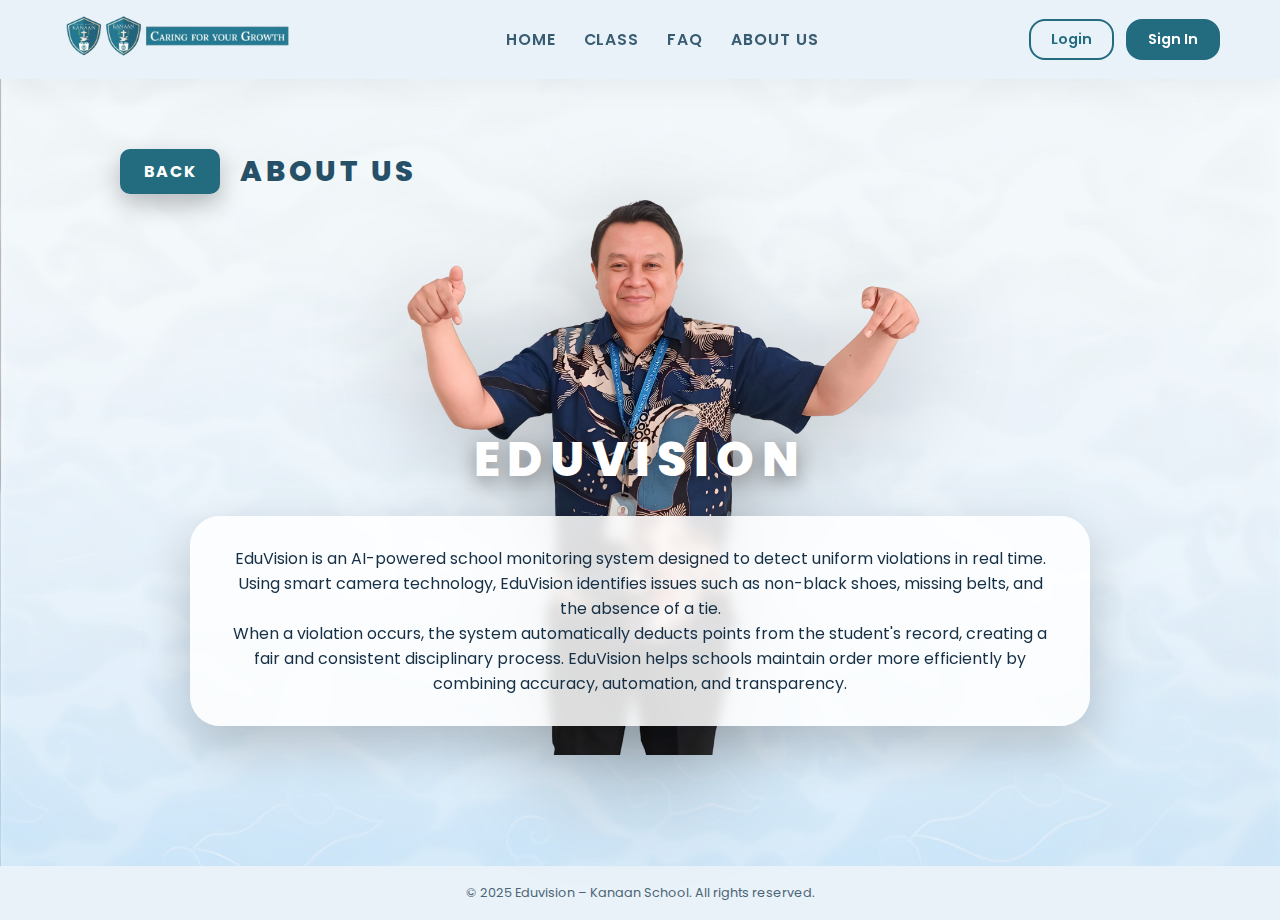
<file: ProjectFile/about.html>
<!DOCTYPE html>
<html lang="en">
<head>
  <meta charset="UTF-8" />
  <title>About Us – Eduvision</title>
  <meta name="viewport" content="width=device-width, initial-scale=1" />
  <link rel="stylesheet" href="style.css" />
  <link rel="preconnect" href="https://fonts.googleapis.com">
  <link rel="preconnect" href="https://fonts.gstatic.com" crossorigin>
  <link href="https://fonts.googleapis.com/css2?family=Poppins:wght@300;400;500;600;700;800&display=swap" rel="stylesheet">
  <script src="auth.js" defer></script>
</head>

<body class="inner-page about-hero-page">

  <!-- NAVBAR -->
  <header class="navbar">
    <div class="navbar-left">
      <a href="index.html#home" class="logo-link">
        <img src="images/logo-bar.png" alt="Kanaan Logo" class="logo-bar" />
      </a>
    </div>

    <nav class="navbar-center">
      <a href="index.html#home" class="nav-link">HOME</a>
      <a href="index.html#about" class="nav-link">CLASS</a>
      <a href="faq.html" class="nav-link">FAQ</a>
      <a href="about.html" class="nav-link active">ABOUT US</a>
    </nav>

    <div class="navbar-right">
      <div class="nav-auth-buttons">
        <a href="login.html" class="nav-btn nav-btn-outline">Login</a>
        <a href="signin.html" class="nav-btn nav-btn-solid">Sign In</a>
      </div>
      <div class="nav-user-info">
        <span class="nav-user-name"></span>
        <span class="nav-user-email"></span>
        <button type="button" class="nav-logout" onclick="handleLogout()">Logout</button>
      </div>
    </div>
  </header>

  <!-- MAIN CONTENT -->
  <main class="about-page">

    <!-- BACKGROUND -->
    <div class="hero-bg-pattern"></div>

    <!-- FOTO KEPSEK BARU -->
    <div class="hero-figure">
      <img src="images/kepsek.png" alt="Principal" class="person-photo">
    </div>

    <!-- JUDUL -->
    <section class="about-header">
      <a href="index.html#home" class="back-btn">BACK</a>
      <h1 class="about-title">ABOUT US</h1>
    </section>

    <!-- CARD -->
    <section class="hero-card-wrapper">

      <h2 class="hero-card-title">EDUVISION</h2>

      <div class="hero-card">
        <p>
          EduVision is an AI-powered school monitoring system designed to detect
          uniform violations in real time. Using smart camera technology,
          EduVision identifies issues such as non-black shoes, missing belts,
          and the absence of a tie.
        </p>

        <p>
          When a violation occurs, the system automatically deducts points from
          the student's record, creating a fair and consistent disciplinary
          process. EduVision helps schools maintain order more efficiently by
          combining accuracy, automation, and transparency.
        </p>
      </div>

    </section>

  </main>

  <footer class="footer">
    © 2025 Eduvision – Kanaan School. All rights reserved.
  </footer>

</body>
</html>
</file>
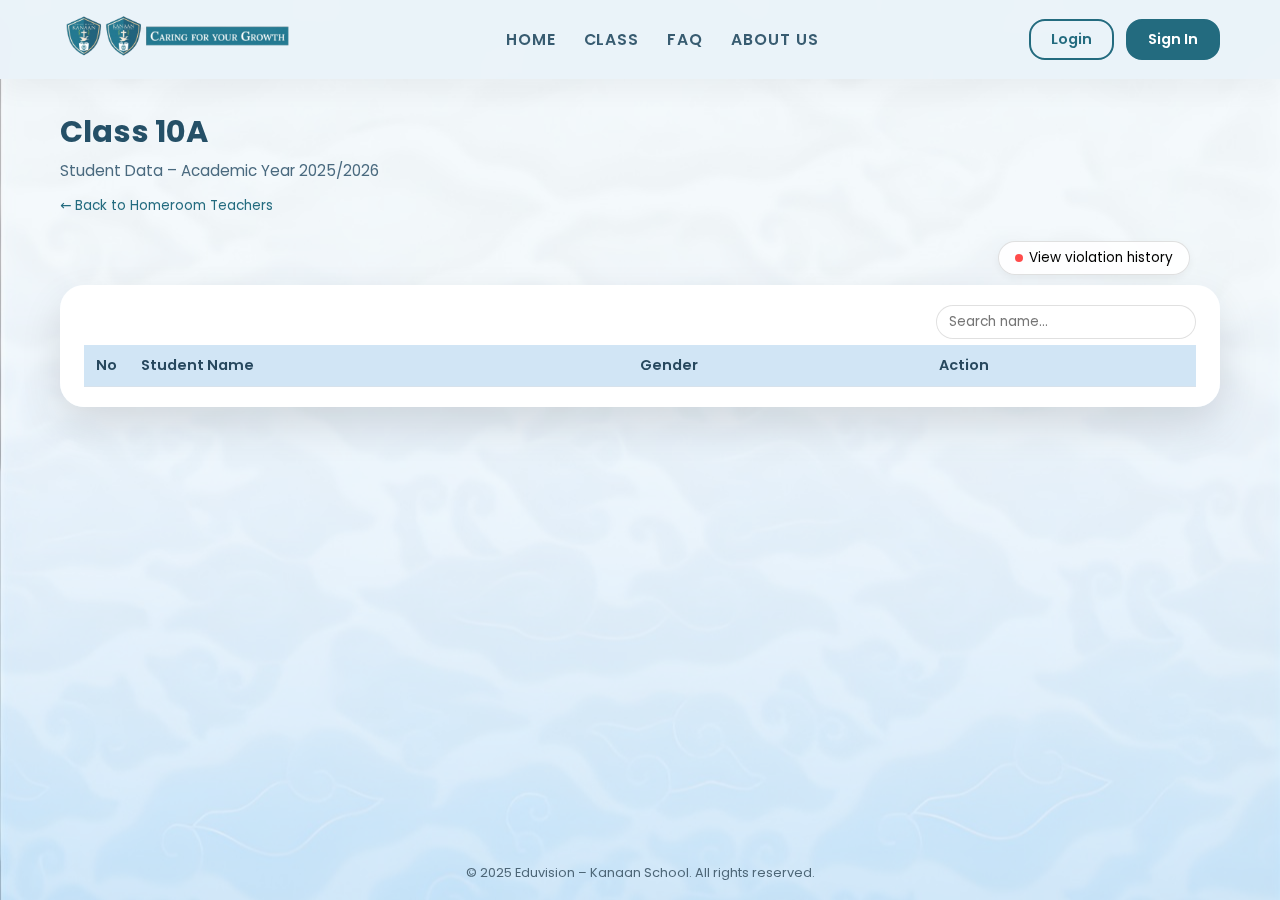
<file: ProjectFile/class-10A.html>
<!DOCTYPE html>
<html lang="en">
<head>
  <meta charset="UTF-8" />
  <title>Class 10A – Eduvision</title>
  <link rel="stylesheet" href="style.css" />
  <link rel="preconnect" href="https://fonts.googleapis.com">
  <link rel="preconnect" href="https://fonts.gstatic.com" crossorigin>
  <link
    href="https://fonts.googleapis.com/css2?family=Poppins:wght@300;400;500;600;700&display=swap"
    rel="stylesheet"
  >
  <script src="auth.js" defer></script>

  <style>
    .violations-table td.date-cell {
      white-space: nowrap;
    }
    .class-table-wrapper { margin-top: 8px; }
    .class-table-top {
      display: flex;
      justify-content: flex-end;
      margin-bottom: 6px;
    }
    .class-search-input {
      max-width: 260px;
      width: 100%;
      padding: 6px 12px;
      border-radius: 999px;
      border: 1px solid rgba(0,0,0,0.12);
      font-family: inherit;
      font-size: 0.85rem;
      outline: none;
    }
    .class-search-input:focus {
      border-color: #236b7f;
      box-shadow: 0 0 0 2px rgba(35,107,127,0.1);
    }

    /* ========== WARNING ICON DI NAMA ========== */
    .student-name-cell {
      display: inline-flex;
      align-items: center;
      gap: 6px;
    }
    .violation-flag {
      display: inline-flex;
      align-items: center;
      justify-content: center;
      width: 18px;
      height: 18px;
      border-radius: 50%;
      background: #ff4b4b;
      color: #ffffff;
      font-size: 0.7rem;
      font-weight: 700;
      line-height: 1;
    }

    /* ========== GLOBAL VIOLATION HISTORY PANEL ========== */
    .viol-history-wrapper {
      max-width: 1100px;
      margin: 0 auto 10px;
      display: flex;
      justify-content: flex-end;
      position: relative;
      z-index: 2;
    }

    .viol-history-toggle {
      border-radius: 999px;
      border: 1px solid rgba(0,0,0,0.12);
      padding: 6px 16px;
      font-size: 0.85rem;
      background: rgba(255,255,255,0.9);
      cursor: pointer;
      font-family: inherit;
      display: inline-flex;
      align-items: center;
      gap: 6px;
      box-shadow: 0 4px 10px rgba(0,0,0,0.05);
    }
    .viol-history-toggle:hover {
      border-color: #236b7f;
      box-shadow: 0 6px 14px rgba(0,0,0,0.08);
    }
    .viol-history-toggle .dot {
      width: 8px;
      height: 8px;
      border-radius: 50%;
      background: #ff4b4b;
    }

    .viol-history-panel {
      position: absolute;
      top: 40px;
      right: 0;
      width: 430px;
      max-height: 360px;
      background: #ffffff;
      border-radius: 24px;
      box-shadow: 0 16px 40px rgba(0,0,0,0.12);
      border: 1px solid rgba(0,0,0,0.06);
      padding: 14px 16px 10px;
      display: none;
      overflow: hidden;
    }
    .viol-history-panel.open {
      display: block;
    }
    .viol-history-header {
      display: flex;
      align-items: center;
      justify-content: space-between;
      margin-bottom: 8px;
    }
    .viol-history-header h3 {
      font-size: 0.95rem;
      margin: 0;
    }
    .viol-history-subtitle {
      font-size: 0.75rem;
      color: #6b7280;
      margin-bottom: 8px;
    }
    .viol-history-close {
      border: none;
      background: transparent;
      font-size: 1.1rem;
      line-height: 1;
      cursor: pointer;
      padding: 2px 6px;
    }
    .viol-history-body {
      max-height: 280px;
      overflow: auto;
      border-radius: 14px;
      background: #f9fafb;
      padding: 6px;
    }
    .viol-history-table {
      width: 100%;
      border-collapse: collapse;
      font-size: 0.75rem;
    }
    .viol-history-table th,
    .viol-history-table td {
      padding: 4px 6px;
      text-align: left;
      white-space: nowrap;
    }
    .viol-history-table th {
      font-weight: 600;
      color: #374151;
      border-bottom: 1px solid rgba(0,0,0,0.05);
      position: sticky;
      top: 0;
      background: #f3f4f6;
      z-index: 1;
    }
    .viol-history-table td {
      border-bottom: 1px solid rgba(0,0,0,0.03);
    }
    .viol-history-table tr:last-child td {
      border-bottom: none;
    }
    .viol-history-name {
      max-width: 130px;
      text-overflow: ellipsis;
      overflow: hidden;
    }
    .viol-history-empty {
      font-size: 0.8rem;
      color: #6b7280;
      padding: 4px 0;
    }
  </style>
</head>
<body class="inner-page">
  <header class="navbar">
    <div class="navbar-left">
      <a href="index.html#home" class="logo-link">
        <img src="images/logo-bar.png" alt="Kanaan Logo" class="logo-bar" />
      </a>
    </div>
    <nav class="navbar-center">
      <a href="index.html#home" class="nav-link">HOME</a>
      <a href="index.html#about" class="nav-link">CLASS</a>
      <a href="index.html#faq" class="nav-link">FAQ</a>
      <a href="about.html" class="nav-link">ABOUT US</a>
    </nav>
    <div class="navbar-right">
      <div class="nav-auth-buttons">
        <a href="login.html" class="nav-btn nav-btn-outline">Login</a>
        <a href="signin.html" class="nav-btn nav-btn-solid">Sign In</a>
      </div>
      <div class="nav-user-info">
        <span class="nav-user-name"></span>
        <span class="nav-user-email"></span>
        <button type="button" class="nav-logout" onclick="handleLogout()">Logout</button>
      </div>
    </div>
  </header>

  <main class="class-page">
    <div class="hero-bg-pattern"></div>

    <section class="class-header">
      <h1>Class 10A</h1>
      <p>Student Data – Academic Year 2025/2026</p>
      <a href="index.html#about" class="back-link">← Back to Homeroom Teachers</a>
    </section>

    <!-- 🔔 GLOBAL VIOLATION HISTORY PANEL (area kuning) -->
    <section class="viol-history-wrapper">
      <button type="button" class="viol-history-toggle">
        <span class="dot"></span>
        View violation history
      </button>

      <div class="viol-history-panel">
        <div class="viol-history-header">
          <h3>Recent Violations</h3>
          <button type="button" class="viol-history-close">&times;</button>
        </div>
        <div class="viol-history-subtitle">
          Showing latest records (all students who ever violated).
        </div>
        <div class="viol-history-body">
          <div class="viol-history-empty">Loading...</div>
          <table class="viol-history-table" style="display:none;">
            <thead>
              <tr>
                <th>No</th>
                <th>Name</th>
                <th>Class</th>
                <th>Date</th>
                <th>Time</th>
                <th>Violation</th>
              </tr>
            </thead>
            <tbody></tbody>
          </table>
        </div>
      </div>
    </section>

    <section class="class-table-wrapper">
      <div class="class-table-top">
        <input
          type="text"
          id="studentSearch"
          class="class-search-input"
          placeholder="Search name..."
          autocomplete="off"
        />
      </div>

      <table class="class-table">
        <thead>
          <tr>
            <th>No</th>
            <th>Student Name</th>
            <th>Gender</th>
            <th>Action</th>
          </tr>
        </thead>
        <tbody></tbody>
      </table>
    </section>
  </main>

  <footer class="footer">
    © 2025 Eduvision – Kanaan School. All rights reserved.
  </footer>

  <script>
    const ROSTER_URL =
      "https://api.sheety.co/3ab53c0248a4ec9ed835849c5f401488/dataSiswa/studentData";
    const VIOLATIONS_URL =
      "https://api.sheety.co/3ab53c0248a4ec9ed835849c5f401488/dataSiswa/violationData";

    function parseDateTime(row) {
      const d = (row.date || "").trim();
      const t = (row.time || "00:00:00").trim();
      if (!d) return new Date(0);
      const [day, month, year] = d.split("-").map(Number);
      const [h = 0, m = 0, s = 0] = t.split(":").map(Number);
      return new Date(year, month - 1, day, h, m, s);
    }

    function renderViolations(detailBody, allRowsForStudent, currentPoints) {
      const violationRows = allRowsForStudent.filter((r) => {
        const hasReason   = r.reason    && r.reason.trim()    !== "";
        const hasViolText = r.violation && r.violation.trim() !== "";
        const hasDate     = r.date      && r.date.trim()      !== "";
        const hasTime     = r.time      && r.time.trim()      !== "";
        return hasReason || hasViolText || hasDate || hasTime;
      });

      detailBody.innerHTML = "";

      if (violationRows.length === 0) {
        const tr = document.createElement("tr");
        tr.innerHTML = `
          <td colspan="5" class="no-viol-message">
            No violations recorded. Current points: <strong>${currentPoints}</strong>
          </td>
        `;
        detailBody.appendChild(tr);
        return;
      }

      violationRows.sort((a, b) => parseDateTime(b) - parseDateTime(a));

      violationRows.forEach((row) => {
        const date = row.date || "-";
        const time = row.time || "-";
        const violText = row.reason || row.violation || "-";
        const points = row.pointsLeft ?? currentPoints;

        const tr = document.createElement("tr");
        tr.innerHTML = `
          <td class="date-cell">${date}</td>
          <td>${time}</td>
          <td>${violText}</td>
          <td>-2 pts</td>
          <td>${points}</td>
        `;
        detailBody.appendChild(tr);
      });
    }

    // ===== GLOBAL VIOLATION HISTORY =====
    function initGlobalViolationHistory(allRows) {
      const toggleBtn = document.querySelector(".viol-history-toggle");
      const panel = document.querySelector(".viol-history-panel");
      const closeBtn = document.querySelector(".viol-history-close");
      const table = document.querySelector(".viol-history-table");
      const tbody = table ? table.querySelector("tbody") : null;
      const emptyText = document.querySelector(".viol-history-empty");

      if (!toggleBtn || !panel || !tbody || !table) return;

      // filter baris pelanggaran yang valid
      const validRows = allRows.filter((r) => {
        const hasReason   = r.reason    && r.reason.trim()    !== "";
        const hasViolText = r.violation && r.violation.trim() !== "";
        const hasDate     = r.date      && r.date.trim()      !== "";
        const hasTime     = r.time      && r.time.trim()      !== "";
        return hasReason || hasViolText || hasDate || hasTime;
      });

      if (validRows.length === 0) {
        if (emptyText) {
          emptyText.textContent = "No violation records yet.";
        }
      } else {
        // sort terbaru dulu
        validRows.sort((a, b) => parseDateTime(b) - parseDateTime(a));

        tbody.innerHTML = "";
        const limit = 50; // batasi tampil 50 terakhir
        validRows.slice(0, limit).forEach((row, idx) => {
          const name  = (row.name || "-").trim();
          const cls   = (row["class"] || "-").toString().trim();
          const date  = row.date || "-";
          const time  = row.time || "-";
          const vText = row.reason || row.violation || "-";

          const tr = document.createElement("tr");
          tr.innerHTML = `
            <td>${idx + 1}</td>
            <td class="viol-history-name" title="${name}">${name}</td>
            <td>${cls}</td>
            <td>${date}</td>
            <td>${time}</td>
            <td>${vText}</td>
          `;
          tbody.appendChild(tr);
        });

        if (emptyText) emptyText.style.display = "none";
        table.style.display = "table";
      }

      // toggle buka/tutup panel
      toggleBtn.addEventListener("click", () => {
        panel.classList.toggle("open");
      });
      if (closeBtn) {
        closeBtn.addEventListener("click", () => {
          panel.classList.remove("open");
        });
      }
    }

    // ===== LOAD DATA 10A & VIOLATIONS =====
    async function loadClass10AFromSheety() {
      try {
        const [resRoster, resViol] = await Promise.all([
          fetch(ROSTER_URL, { cache: "no-store" }),
          fetch(VIOLATIONS_URL, { cache: "no-store" }),
        ]);

        if (!resRoster.ok) {
          console.error("Gagal ambil roster:", resRoster.status, await resRoster.text());
          return;
        }
        if (!resViol.ok) {
          console.error("Gagal ambil violation:", resViol.status, await resViol.text());
          return;
        }

        const rosterJson = await resRoster.json();
        const violJson   = await resViol.json();

        const rosterRows       = rosterJson.studentData   || [];
        const violationRowsAll = violJson.violationData   || [];

        const roster10A = rosterRows.filter((r) =>
          (r["class"] || "").toString().toUpperCase().trim() === "10A"
        );

        const rosterByName = {};
        for (const r of roster10A) {
          const name = (r.name || "Unknown").trim();
          rosterByName[name] = {
            gender: (r.gender || "-").toString().trim() || "-",
            pointsLeft: r.pointsLeft ?? "-"
          };
        }

        const tbody = document.querySelector(".class-table tbody");
        const searchInput = document.getElementById("studentSearch");

        const studentNames = Object.keys(rosterByName).sort((a, b) =>
          a.toLowerCase().localeCompare(b.toLowerCase())
        );

        function buildTable(nameList) {
          tbody.innerHTML = "";

          nameList.forEach((name, index) => {
            const info = rosterByName[name];
            const gender = info.gender || "-";
            const currentPoints = info.pointsLeft ?? "-";

            const studentViolations = violationRowsAll.filter((row) => {
              const rowName  = (row.name || "").trim();
              const rowClass = (row["class"] || "").toString().toUpperCase().trim();
              return rowName === name && rowClass === "10A";
            });

            // cek apakah ada pelanggaran "beneran" (bukan baris kosong)
            const hasRealViolation = studentViolations.some((r) => {
              const hasReason   = r.reason    && r.reason.trim()    !== "";
              const hasViolText = r.violation && r.violation.trim() !== "";
              const hasDate     = r.date      && r.date.trim()      !== "";
              const hasTime     = r.time      && r.time.trim()      !== "";
              return hasReason || hasViolText || hasDate || hasTime;
            });

            const tr = document.createElement("tr");
            tr.classList.add("student-row");
            tr.innerHTML = `
              <td>${index + 1}</td>
              <td>
                <span class="student-name-cell">
                  <span>${name}</span>
                  ${
                    hasRealViolation
                      ? '<span class="violation-flag" title="Has violations">!</span>'
                      : ""
                  }
                </span>
              </td>
              <td>${gender}</td>
              <td class="action-cell">
                <button class="nav-btn nav-btn-outline violation-toggle" data-open="false">
                  Show Violations
                </button>
              </td>
            `;
            tbody.appendChild(tr);

            const detailTr = document.createElement("tr");
            detailTr.classList.add("violations-row");
            detailTr.style.display = "none";
            detailTr.innerHTML = `
              <td colspan="4">
                <div class="violations-card">
                  <h4>Violations for ${name}</h4>
                  <table class="violations-table">
                    <thead>
                      <tr>
                        <th>Date</th>
                        <th>Time</th>
                        <th>Violation</th>
                        <th>Change</th>
                        <th>Points</th>
                      </tr>
                    </thead>
                    <tbody></tbody>
                  </table>
                </div>
              </td>
            `;
            tbody.appendChild(detailTr);

            const btn = tr.querySelector(".violation-toggle");
            const detailBody = detailTr.querySelector(".violations-table tbody");

            btn.addEventListener("click", () => {
              const isOpen = btn.getAttribute("data-open") === "true";
              if (isOpen) {
                detailTr.style.display = "none";
                btn.textContent = "Show Violations";
                btn.classList.remove("btn-hide");
                btn.setAttribute("data-open", "false");
              } else {
                renderViolations(detailBody, studentViolations, currentPoints);
                detailTr.style.display = "table-row";
                btn.textContent = "Hide Violations";
                btn.classList.add("btn-hide");
                btn.setAttribute("data-open", "true");
              }
            });
          });
        }

        buildTable(studentNames);

        if (searchInput) {
          searchInput.addEventListener("input", () => {
            const term = searchInput.value.toLowerCase().trim();
            const filteredNames = term
              ? studentNames.filter((n) => n.toLowerCase().includes(term))
              : studentNames;
            buildTable(filteredNames);
          });
        }

        // inisialisasi panel riwayat global
        initGlobalViolationHistory(violationRowsAll);

        console.log("✅ Loaded roster 10A + violations:", { rosterByName, violationRowsAll });
      } catch (err) {
        console.error("Error baca data Sheety:", err);
      }
    }

    document.addEventListener("DOMContentLoaded", loadClass10AFromSheety);
  </script>
</body>
</html>
</file>
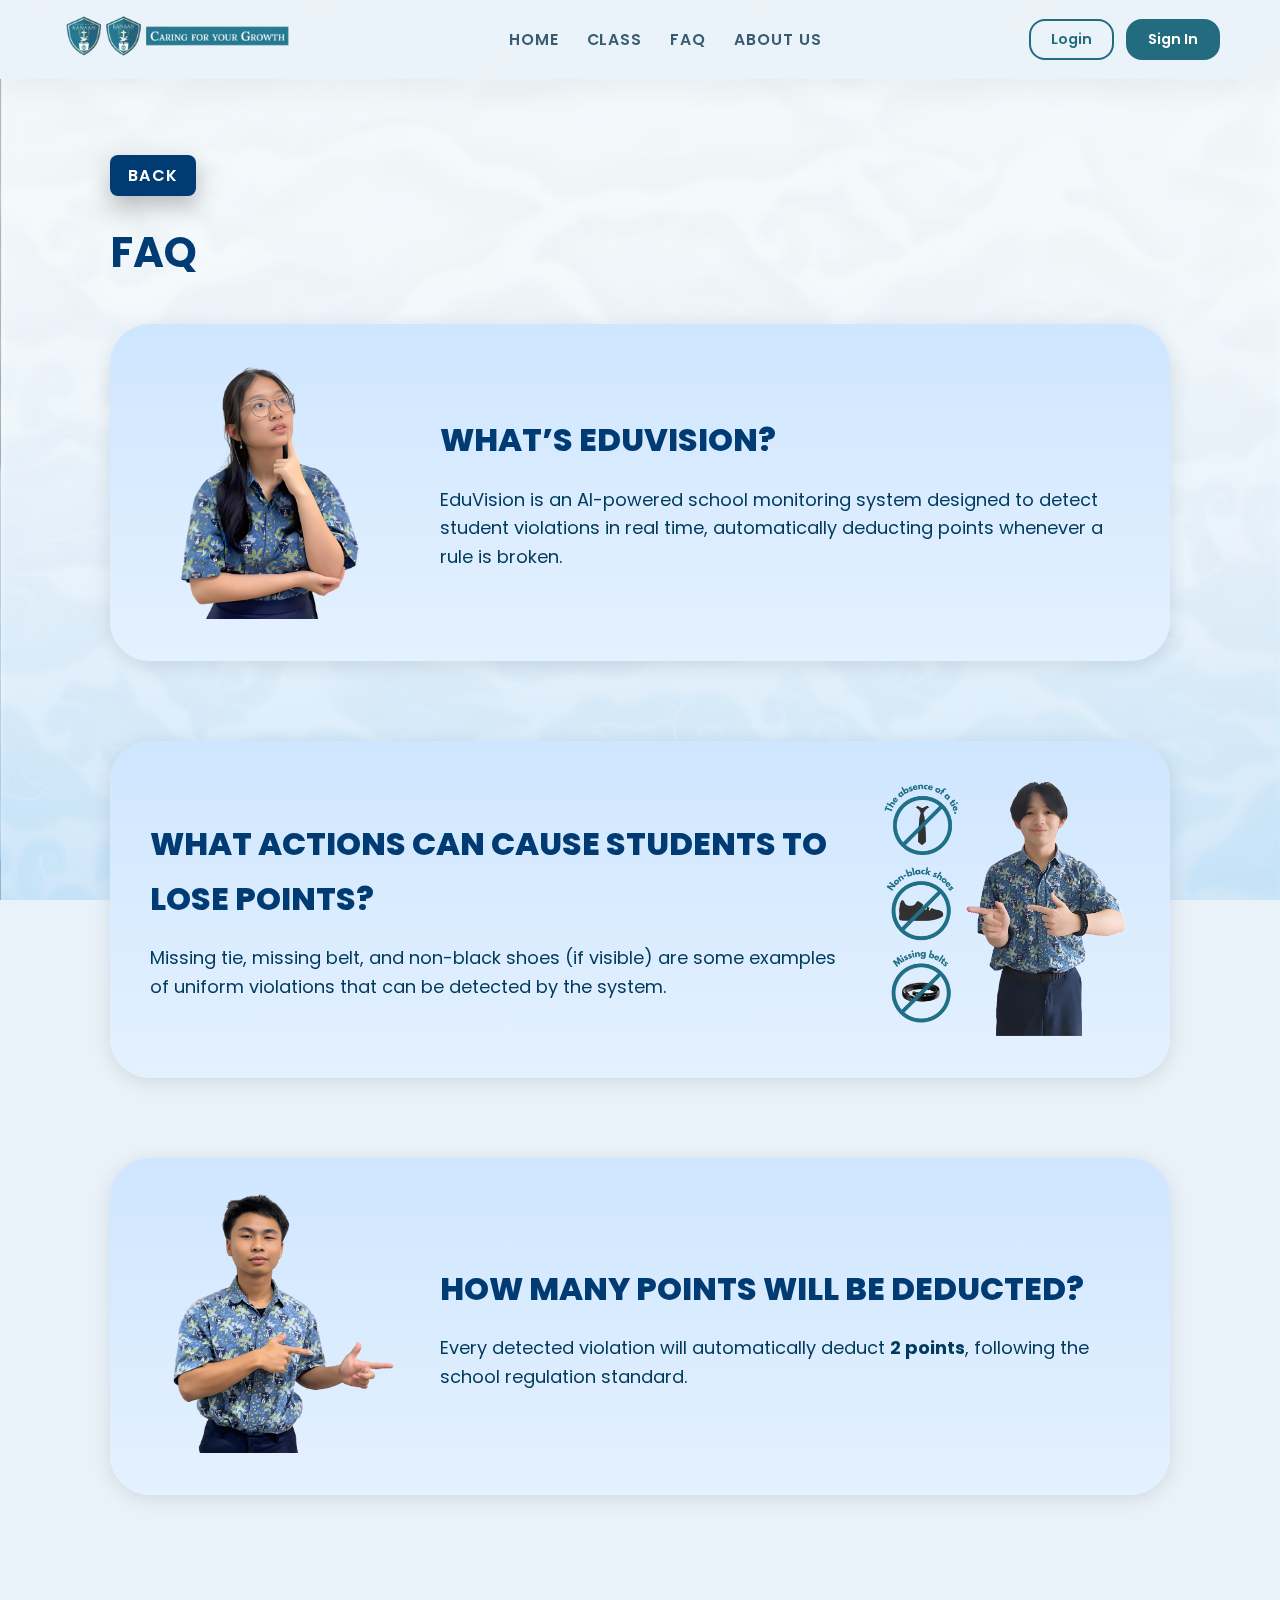
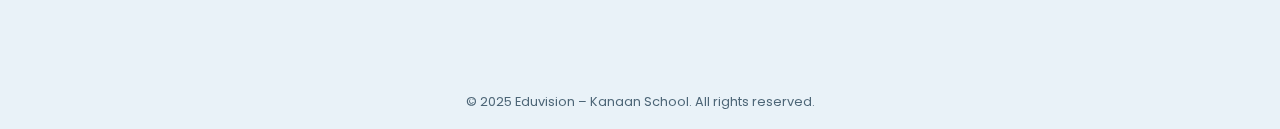
<file: ProjectFile/faq.html>
<!DOCTYPE html>
<html lang="en">
<head>
  <meta charset="UTF-8" />
  <title>FAQ – Eduvision</title>
  <link rel="stylesheet" href="style.css" />
  <link rel="preconnect" href="https://fonts.googleapis.com">
  <link rel="preconnect" href="https://fonts.gstatic.com" crossorigin>
  <link href="https://fonts.googleapis.com/css2?family=Poppins:wght@300;400;500;600;700&display=swap" rel="stylesheet">
  <script src="auth.js" defer></script>

  <style>
    /* ========== PAGE STYLE ========== */
    .faq-wrapper {
      max-width: 1100px;
      margin: 0 auto;
      padding: 40px 20px 60px;
      position: relative;
      z-index: 1; /* biar di atas hero-bg-pattern */
    }

    .faq-title {
      font-size: 42px;
      font-weight: 700;
      color: #003B73;
      margin-bottom: 40px;
    }

    .faq-box {
      background: linear-gradient(180deg, #CFE6FF, #E4F1FF);
      border-radius: 40px;
      padding: 35px 40px;
      margin-bottom: 80px;
      display: flex;
      align-items: center;
      gap: 30px;
      box-shadow: 0 4px 20px rgba(0,0,0,0.1);
    }

    .faq-text h2 {
      font-size: 32px;
      font-weight: 800;
      color: #003B73;
      margin-bottom: 18px;
    }

    .faq-text p {
      font-size: 18px;
      font-weight: 400;
      color: #003A5D;
      line-height: 1.6;
    }

    .faq-img img {
      width: 260px;
      height: auto;
      object-fit: contain;
    }

    @media (max-width: 820px) {
      .faq-box {
        flex-direction: column;
        text-align: center;
      }
      .faq-img img {
        width: 220px;
      }
      .faq-title {
        font-size: 32px;
      }
    }
  </style>
</head>

<body class="inner-page">

  <!-- NAVBAR (disamakan struktur & auth dengan index) -->
  <header class="navbar">
    <div class="navbar-left">
      <a href="index.html#home" class="logo-link">
        <img src="images/logo-bar.png" alt="Kanaan Logo" class="logo-bar" />
      </a>
    </div>

    <nav class="navbar-center">
      <a href="index.html#home" class="nav-link">
        <span class="nav-icon"></span> HOME
      </a>
      <a href="index.html#about" class="nav-link">CLASS</a>
      <a href="faq.html" class="nav-link">FAQ</a>
      <a href="about.html" class="nav-link">ABOUT US</a>
    </nav>

    <div class="navbar-right">
      <div class="nav-auth-buttons">
        <a href="login.html" class="nav-btn nav-btn-outline">Login</a>
        <a href="signin.html" class="nav-btn nav-btn-solid">Sign In</a>
      </div>
      <div class="nav-user-info">
        <span class="nav-user-name"></span>
        <span class="nav-user-email"></span>
        <button type="button" class="nav-logout" onclick="handleLogout()">Logout</button>
      </div>
    </div>
  </header>

  <!-- HERO BG SAMA SEPERTI INDEX -->
  <main id="home" class="hero">
    <div class="hero-bg-pattern"></div>

    <section class="faq-wrapper">

      <a href="index.html#home" class="back-btn" style="
        display:inline-block; 
        padding:8px 18px;
        background:#003B73;
        color:white;
        font-weight:600;
        border-radius:8px;
        text-decoration:none;
        margin-bottom:25px;">
        BACK
      </a>

      <h1 class="faq-title">FAQ</h1>

      <!-- ========== SECTION 1 ========== -->
      <div class="faq-box">
        <div class="faq-img">
          <img src="images/gambr1faq.png" alt="What is EduVision illustration">
        </div>
        <div class="faq-text">
          <h2>WHAT’S EDUVISION?</h2>
          <p>
            EduVision is an AI-powered school monitoring system designed to detect
            student violations in real time, automatically deducting points whenever
            a rule is broken.
          </p>
        </div>
      </div>

      <!-- ========== SECTION 2 ========== -->
      <div class="faq-box">
        <div class="faq-text">
          <h2>WHAT ACTIONS CAN CAUSE STUDENTS TO LOSE POINTS?</h2>
          <p>
            Missing tie, missing belt, and non-black shoes (if visible)
            are some examples of uniform violations that can be detected by the system.
          </p>
        </div>
        <div class="faq-img">
          <img src="images/gambr2faq.png" alt="Uniform violations illustration">
        </div>
      </div>

      <!-- ========== SECTION 3 ========== -->
      <div class="faq-box">
        <div class="faq-img">
          <img src="images/gambr3faq.png" alt="Points deduction illustration">
        </div>
        <div class="faq-text">
          <h2>HOW MANY POINTS WILL BE DEDUCTED?</h2>
          <p>
            Every detected violation will automatically deduct <strong>2 points</strong>,
            following the school regulation standard.
          </p>
        </div>
      </div>

    </section>
  </main>

  <footer class="footer">
    © 2025 Eduvision – Kanaan School. All rights reserved.
  </footer>

</body>
</html>
</file>
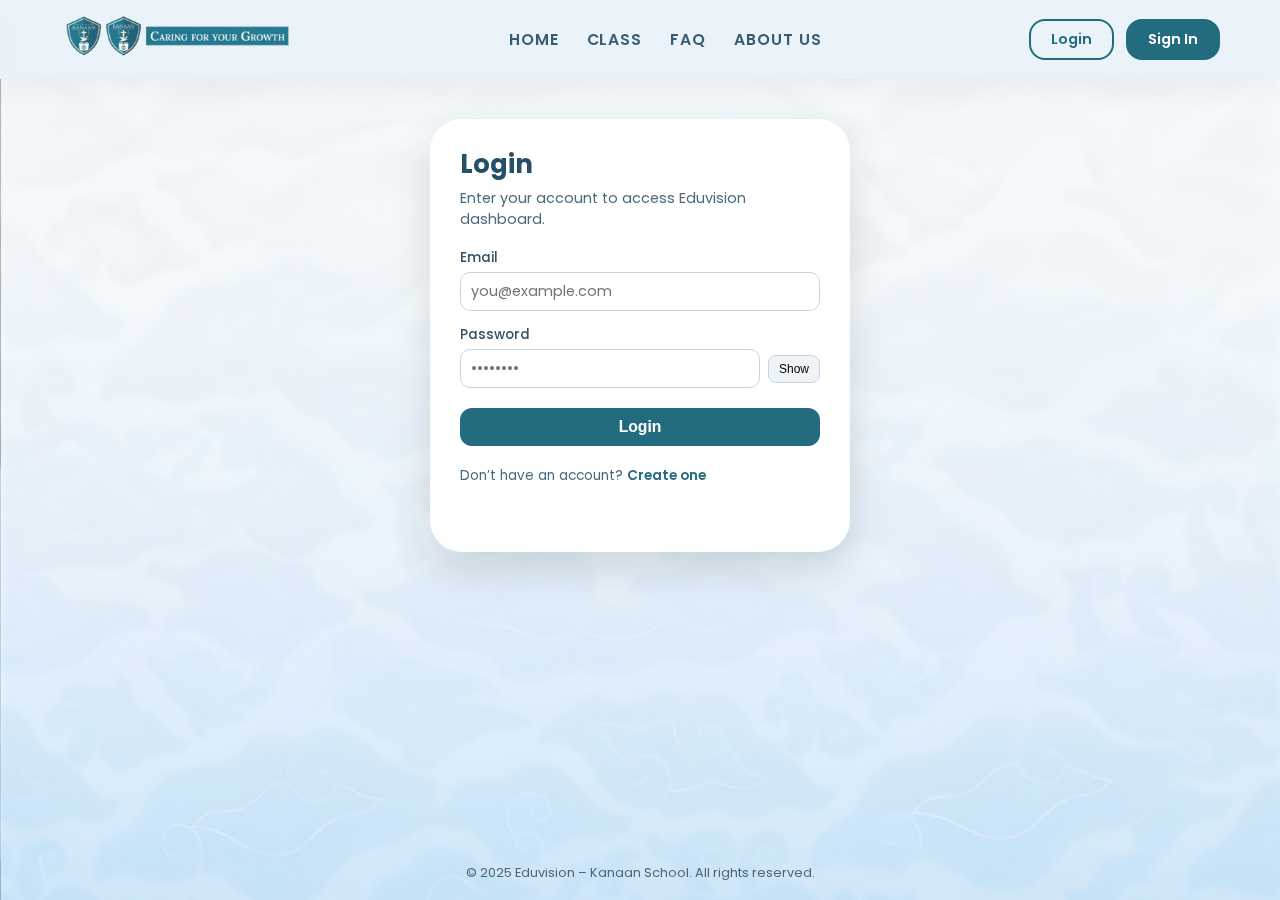
<file: ProjectFile/login.html>
<!DOCTYPE html>
<html lang="en">
<head>
  <meta charset="UTF-8" />
  <title>Login – Eduvision</title>
  <link rel="stylesheet" href="style.css" />
  <link rel="preconnect" href="https://fonts.googleapis.com">
  <link rel="preconnect" href="https://fonts.gstatic.com" crossorigin>
  <link href="https://fonts.googleapis.com/css2?family=Poppins:wght@300;400;500;600;700&display=swap" rel="stylesheet">
  <script src="auth.js" defer></script>
</head>
<body class="inner-page">

  <!-- NAVBAR -->
  <header class="navbar">
    <div class="navbar-left">
      <a href="index.html#home" class="logo-link">
        <img src="images/logo-bar.png" alt="Kanaan Logo" class="logo-bar" />
      </a>
    </div>
    <nav class="navbar-center">
      <a href="index.html#home" class="nav-link">
        <span class="nav-icon"></span> HOME
      </a>
      <!-- ✅ CLASS: ke Homeroom Teachers -->
      <a href="index.html#about" class="nav-link">
        CLASS
      </a>
      <a href="index.html#faq" class="nav-link">FAQ</a>
      <a href="about.html" class="nav-link">ABOUT US</a>
    </nav>
    <div class="navbar-right">
      <div class="nav-auth-buttons">
        <a href="login.html" class="nav-btn nav-btn-outline">Login</a>
        <a href="signin.html" class="nav-btn nav-btn-solid">Sign In</a>
      </div>
      <div class="nav-user-info">
        <span class="nav-user-name"></span>
        <span class="nav-user-email"></span>
        <button type="button" class="nav-logout" onclick="handleLogout()">Logout</button>
      </div>
    </div>
  </header>

  <main class="auth-page">
    <div class="hero-bg-pattern"></div>

    <section class="auth-card">
      <h1 class="auth-title">Login</h1>
      <p class="auth-subtitle">Enter your account to access Eduvision dashboard.</p>

      <form class="auth-form" onsubmit="handleLogin(event)">
        <label>
          Email
          <input type="email" name="email" required placeholder="you@example.com">
        </label>

        <label>
          Password
          <div class="password-input-wrapper">
            <input
              type="password"
              name="password"
              id="login-password"
              required
              placeholder="••••••••">
            <button
              type="button"
              class="password-toggle"
              onclick="togglePassword('login-password', this)">
              Show
            </button>
          </div>
        </label>

        <button type="submit" class="auth-submit">Login</button>

        <p class="auth-footer-text">
          Don’t have an account?
          <a href="signin.html">Create one</a>
        </p>

        <p class="form-message"></p>
      </form>
    </section>
  </main>

  <footer class="footer">
    © 2025 Eduvision – Kanaan School. All rights reserved.
  </footer>
</body>
</html>
</file>
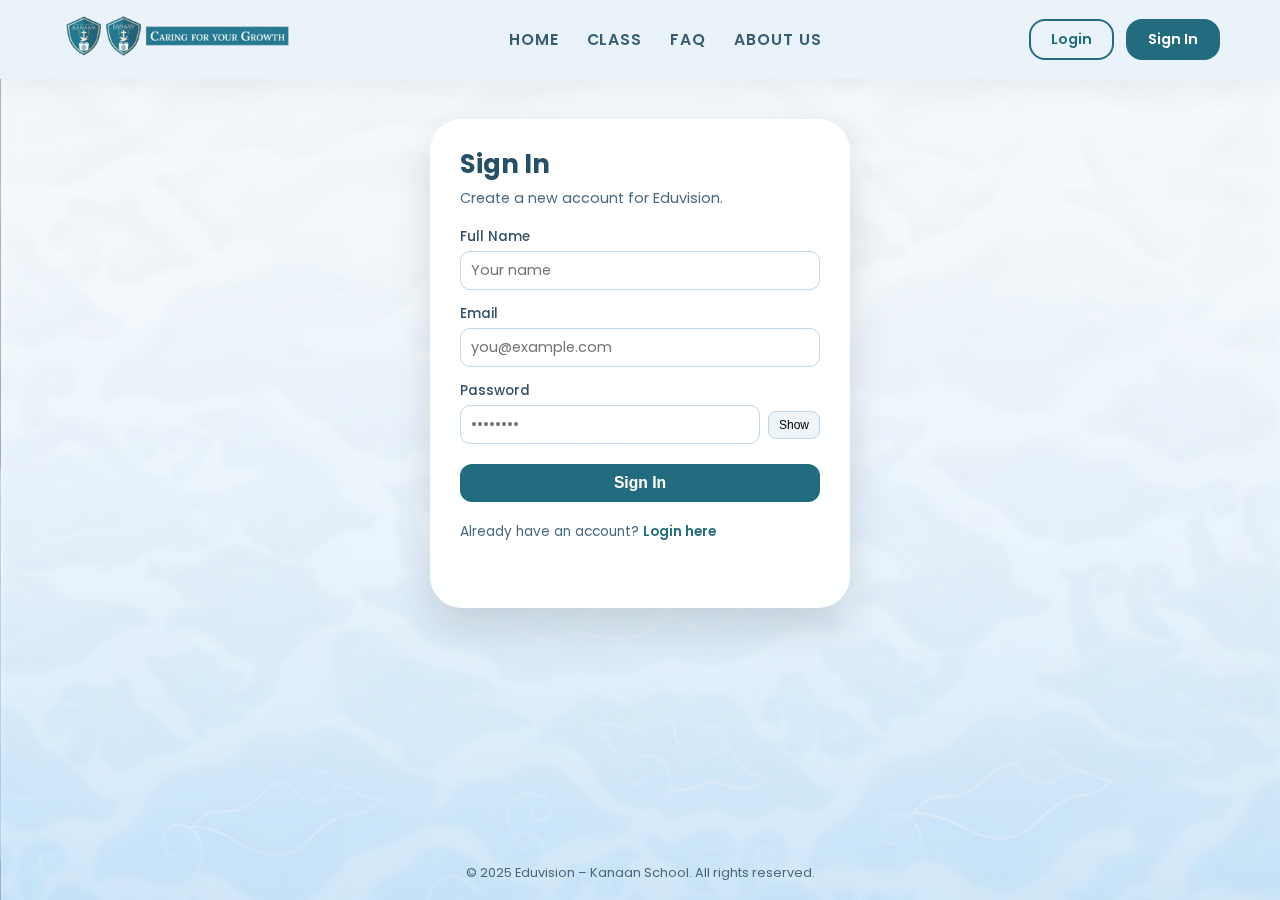
<file: ProjectFile/signin.html>
<!DOCTYPE html>
<html lang="en">
<head>
  <meta charset="UTF-8" />
  <title>Sign In – Eduvision</title>
  <link rel="stylesheet" href="style.css" />
  <link rel="preconnect" href="https://fonts.googleapis.com">
  <link rel="preconnect" href="https://fonts.gstatic.com" crossorigin>
  <link href="https://fonts.googleapis.com/css2?family=Poppins:wght@300;400;500;600;700&display=swap" rel="stylesheet">
  <script src="auth.js" defer></script>
</head>
<body class="inner-page">

  <!-- NAVBAR -->
  <header class="navbar">
    <div class="navbar-left">
      <a href="index.html#home" class="logo-link">
        <img src="images/logo-bar.png" alt="Kanaan Logo" class="logo-bar" />
      </a>
    </div>
    <nav class="navbar-center">
      <a href="index.html#home" class="nav-link">
        <span class="nav-icon"></span> HOME
      </a>
      <!-- ✅ CLASS: ke Homeroom Teachers di halaman utama -->
      <a href="index.html#about" class="nav-link">
        CLASS
      </a>
      <a href="index.html#faq" class="nav-link">FAQ</a>
      <a href="about.html" class="nav-link">ABOUT US</a>
    </nav>
    <div class="navbar-right">
      <div class="nav-auth-buttons">
        <a href="login.html" class="nav-btn nav-btn-outline">Login</a>
        <a href="signin.html" class="nav-btn nav-btn-solid">Sign In</a>
      </div>
      <div class="nav-user-info">
        <span class="nav-user-name"></span>
        <span class="nav-user-email"></span>
        <button type="button" class="nav-logout" onclick="handleLogout()">Logout</button>
      </div>
    </div>
  </header>

  <main class="auth-page">
    <div class="hero-bg-pattern"></div>

    <section class="auth-card">
      <h1 class="auth-title">Sign In</h1>
      <p class="auth-subtitle">Create a new account for Eduvision.</p>

      <form class="auth-form" onsubmit="handleSignup(event)">
        <label>
          Full Name
          <input type="text" name="fullname" required placeholder="Your name">
        </label>

        <label>
          Email
          <input type="email" name="email" required placeholder="you@example.com">
        </label>

        <label>
          Password
          <div class="password-input-wrapper">
            <input
              type="password"
              name="password"
              id="signup-password"
              required
              placeholder="••••••••">
            <button
              type="button"
              class="password-toggle"
              onclick="togglePassword('signup-password', this)">
              Show
            </button>
          </div>
        </label>

        <button type="submit" class="auth-submit">Sign In</button>

        <p class="auth-footer-text">
          Already have an account?
          <a href="login.html">Login here</a>
        </p>

        <p class="form-message"></p>
      </form>
    </section>
  </main>

  <footer class="footer">
    © 2025 Eduvision – Kanaan School. All rights reserved.
  </footer>
</body>
</html>
</file>
<file: ProjectFile/style.css>
:root {
  --primary: #236b7f;
  --primary-dark: #1b5363;
  --bg: #e9f2f8;
  --white: #ffffff;
  --text: #163046;
  --radius-large: 26px;
  --shadow-soft: 0 18px 40px rgba(0, 0, 0, 0.12);
}

*,
*::before,
*::after {
  box-sizing: border-box;
  margin: 0;
  padding: 0;
}

body {
  font-family: "Poppins", system-ui, -apple-system, BlinkMacSystemFont,
    sans-serif;
  background: var(--bg);
  color: var(--text);
  min-height: 100vh;

  /* supaya footer selalu di bawah */
  display: flex;
  flex-direction: column;
}

/* ===================================== */
/* NAVBAR                                */
/* ===================================== */

.navbar {
  position: sticky;
  top: 0;
  z-index: 100;
  display: flex;
  align-items: center;
  justify-content: space-between;
  padding: 12px 60px;
  background: rgba(233, 242, 248, 0.92);
  backdrop-filter: blur(12px);
  box-shadow: 0 12px 24px rgba(0, 0, 0, 0.04);
}

.logo-bar {
  height: 48px;
  object-fit: contain;
}

.logo-link {
  display: inline-block;
}

.navbar-center {
  display: flex;
  gap: 28px;
  align-items: center;
}

.nav-link {
  font-weight: 600;
  font-size: 0.98rem;
  text-decoration: none;
  color: #385c71;
  letter-spacing: 0.06em;
  display: flex;
  align-items: center;
  gap: 6px;
}

.nav-link.active {
  text-shadow: 0 0 1px rgba(0, 0, 0, 0.18);
}

.nav-link:hover {
  color: var(--primary-dark);
}

.nav-icon {
  font-size: 1rem;
}

/* kanan navbar */
.navbar-right {
  display: flex;
  align-items: center;
  gap: 12px;
}

/* tombol login / sign in */
.nav-auth-buttons {
  display: flex;
  gap: 12px;
}

.nav-btn {
  padding: 8px 20px;
  border-radius: 16px;
  border: 2px solid var(--primary);
  font-weight: 600;
  font-size: 0.9rem;
  text-decoration: none;
  cursor: pointer;
  transition: all 0.2s ease;
}

.nav-btn-outline {
  background: transparent;
  color: var(--primary);
}

.nav-btn-outline:hover {
  background: rgba(35, 107, 127, 0.08);
}

.nav-btn-solid {
  background: var(--primary);
  color: var(--white);
}

.nav-btn-solid:hover {
  background: var(--primary-dark);
}

/* info user saat sudah login */
.nav-user-info {
  display: none; /* muncul kalau sudah login (di-set dari JS) */
  flex-direction: column;
  align-items: flex-end;
  font-size: 0.85rem;
}

.nav-user-name {
  font-weight: 600;
  color: var(--primary-dark);
}

.nav-user-email {
  font-size: 0.78rem;
  color: #4a6a7f;
}

.nav-logout {
  margin-top: 2px;
  padding: 0;
  border: none;
  background: none;
  font-size: 0.75rem;
  color: #c0392b;
  cursor: pointer;
}

.nav-logout:hover {
  text-decoration: underline;
}

/* ===================================== */
/* HERO                                  */
/* ===================================== */

.hero {
  position: relative;
  overflow: hidden;
  padding: 36px 60px 40px;
}

.hero-inner {
  position: relative;
  max-width: 1200px;
  margin: 0 auto;
}

.hero-bg-pattern {
  position: fixed;
  inset: 0;
  background-image: url("images/bg-pattern.jpg");
  background-size: cover;
  background-position: center;
  opacity: 0.55;
  z-index: -1;
}

.hero-title-stack {
  display: grid;
  gap: 6px;
  text-align: center;
  font-weight: 800;
  letter-spacing: 0.16em;
  color: #1f6479;
  text-transform: uppercase;
  font-size: clamp(2.8rem, 6vw, 5rem);
}

.hero-title-stack span {
  text-shadow: 0 8px 16px rgba(0, 0, 0, 0.2);
}

.hero-students {
  position: relative;
  margin-top: -10px;
  display: flex;
  justify-content: center;
}

.hero-students img {
  max-width: 100%;
  height: auto;
  border-radius: 32px;
  box-shadow: 0 24px 60px rgba(0, 0, 0, 0.25);
}

.hero-tagline {
  margin-top: 20px;
  font-weight: 400;
  font-size: 0.98rem;
  color: #2d5264;
}

/* ===================================== */
/* TEACHERS SECTION (kartu bermotif)     */
/* ===================================== */

.teachers-section {
  padding: 30px 60px 60px;
}

.section-title {
  font-size: 1.6rem;
  font-weight: 700;
  letter-spacing: 0.08em;
  text-transform: uppercase;
  color: #29546a;
  margin-bottom: 26px;
}

.teacher-grid {
  display: grid;
  grid-template-columns: repeat(2, minmax(0, 1fr));
  gap: 26px;
}

.teacher-card {
  display: flex;
  align-items: center;
  gap: 22px;
  padding: 22px 32px;
  border-radius: 40px;
  box-shadow: 0 18px 40px rgba(0, 0, 0, 0.18);

  /* motif + gradasi biru */
  background-image:
    linear-gradient(135deg,
      rgba(255, 255, 255, 0.96),
      rgba(181, 210, 245, 0.96)),
    url("images/bg-pattern.jpg");
  background-size: cover;
  background-position: center;
}

.teacher-photo img {
  width: 120px;
  height: 120px;
  object-fit: contain;
  border-radius: 999px;
  box-shadow: 0 10px 26px rgba(0, 0, 0, 0.22);
}

.teacher-info {
  flex: 1;
}

.teacher-name {
  font-size: 1.15rem;
  font-weight: 700;
  color: #163046;
  margin-bottom: 6px;
}

.teacher-role {
  font-size: 0.96rem;
  color: #6d8194;
  margin-bottom: 14px;
}

.class-badge {
  display: inline-block;
  padding: 10px 26px;
  background: #236b7f;
  color: #ffffff;
  border-radius: 18px;
  font-weight: 700;
  font-size: 1.02rem;
  text-decoration: none;
  letter-spacing: 0.09em;
  box-shadow: 0 16px 36px rgba(0, 0, 0, 0.3);
}

.class-badge:hover {
  background: #1b5363;
}

/* ===================================== */
/* FAQ + FOOTER                          */
/* ===================================== */

.faq-section {
  padding: 40px 60px 50px;
}

.faq-text {
  max-width: 720px;
  font-size: 0.98rem;
  line-height: 1.7;
  color: #476476;
}

/* Footer hanya teks, background dari motif global */
.footer {
  margin-top: auto;
  padding: 18px 60px;
  text-align: center;
  font-size: 0.8rem;
  color: #4d6677;
}

/* ===================================== */
/* CLASS PAGE (DATA SISWA)               */
/* ===================================== */

.inner-page .hero-bg-pattern {
  opacity: 0.5;
}

.class-page {
  padding: 30px 60px 60px;
  position: relative;
}

.class-header {
  margin-bottom: 24px;
}

.class-header h1 {
  font-size: 1.9rem;
  margin-bottom: 4px;
  color: #255067;
}

.class-header p {
  font-size: 0.95rem;
  color: #4a6a7f;
  margin-bottom: 10px;
}

.back-link {
  font-size: 0.85rem;
  text-decoration: none;
  color: var(--primary);
}

.back-link:hover {
  text-decoration: underline;
}

.class-table-wrapper {
  background: rgba(255, 255, 255, 0.96);
  border-radius: 24px;
  box-shadow: var(--shadow-soft);
  padding: 20px 24px;
  overflow-x: auto;
}

.class-table {
  width: 100%;
  border-collapse: collapse;
  font-size: 0.9rem;
}

.class-table thead {
  background: #d1e5f5;
}

.class-table th,
.class-table td {
  padding: 10px 12px;
  border-bottom: 1px solid #d7e2ec;
  text-align: left;
}

.class-table th {
  font-weight: 600;
  color: #27485e;
}

.class-table tbody tr:nth-child(even) {
  background: #f3f7fb;
}

/* ===================================== */
/* ABOUT PAGE                            */
/* ===================================== */

.about-page {
  padding: 30px 60px 60px;
  position: relative;
}

.about-header {
  display: flex;
  align-items: center;
  gap: 18px;
  margin-bottom: 20px;
}

.back-btn {
  display: inline-block;
  padding: 10px 24px;
  background: var(--primary);
  color: var(--white);
  border-radius: 10px;
  font-weight: 700;
  text-decoration: none;
  letter-spacing: 0.08em;
  box-shadow: 0 10px 24px rgba(0, 0, 0, 0.25);
}

.back-btn:hover {
  background: var(--primary-dark);
}

.about-header h1 {
  font-size: 1.8rem;
  font-weight: 800;
  letter-spacing: 0.12em;
  color: #255067;
}

.about-card {
  margin-top: 10px;
  background: radial-gradient(circle at top left, #d8ebff, #c2ddff);
  padding: 28px 34px;
  border-radius: 40px;
  box-shadow: var(--shadow-soft);
  max-width: 1000px;
}

.about-card p {
  font-size: 0.98rem;
  line-height: 1.8;
  color: #21445a;
  margin-bottom: 12px;
}

.about-card p:last-child {
  margin-bottom: 0;
}

/* ===================================== */
/* AUTH PAGES (LOGIN & SIGNIN)           */
/* ===================================== */

.auth-page {
  padding: 40px 60px 60px;
  position: relative;
  display: flex;
  justify-content: center;
  align-items: flex-start;
}

.auth-card {
  width: 100%;
  max-width: 420px;
  background: rgba(255, 255, 255, 0.96);
  border-radius: 32px;
  box-shadow: var(--shadow-soft);
  padding: 26px 30px 30px;
}

.auth-title {
  font-size: 1.6rem;
  font-weight: 700;
  color: #255067;
  margin-bottom: 4px;
}

.auth-subtitle {
  font-size: 0.9rem;
  color: #4a6a7f;
  margin-bottom: 18px;
}

.auth-form {
  display: flex;
  flex-direction: column;
  gap: 14px;
}

.auth-form label {
  font-size: 0.85rem;
  font-weight: 500;
  color: #325067;
  display: flex;
  flex-direction: column;
  gap: 4px;
}

.auth-form input {
  padding: 8px 10px;
  border-radius: 10px;
  border: 1px solid #c3d5e2;
  font-family: inherit;
  font-size: 0.9rem;
  outline: none;
}

.auth-form input:focus {
  border-color: var(--primary);
  box-shadow: 0 0 0 2px rgba(35, 107, 127, 0.2);
}

.auth-submit {
  margin-top: 6px;
  padding: 10px 0;
  border: none;
  border-radius: 12px;
  background: var(--primary);
  color: var(--white);
  font-weight: 600;
  font-size: 0.98rem;
  cursor: pointer;
}

.auth-submit:hover {
  background: var(--primary-dark);
}

.auth-footer-text {
  margin-top: 6px;
  font-size: 0.85rem;
  color: #4a6a7f;
}

.auth-footer-text a {
  color: var(--primary);
  text-decoration: none;
  font-weight: 600;
}

.auth-footer-text a:hover {
  text-decoration: underline;
}

/* pesan error / sukses */
.form-message {
  margin-top: 4px;
  font-size: 0.8rem;
  min-height: 18px;
  color: #236b7f;
}

.form-message.error {
  color: #c0392b;
}

.form-message.success {
  color: #1b7f4a;
}

/* password toggle */
.password-input-wrapper {
  display: flex;
  align-items: center;
  gap: 8px;
}

.password-input-wrapper input {
  flex: 1;
}

.password-toggle {
  padding: 6px 10px;
  border-radius: 8px;
  border: 1px solid #c3d5e2;
  background: #eef4f8;
  font-size: 0.75rem;
  cursor: pointer;
}

.password-toggle:hover {
  background: #dde9f2;
}

/* ===================================== */
/* RESPONSIVE                            */
/* ===================================== */

@media (max-width: 900px) {
  .navbar {
    padding: 10px 18px;
    flex-wrap: wrap;
    gap: 8px;
  }

  .navbar-center {
    order: 3;
  }

  .hero {
    padding: 20px 18px 30px;
  }

  .teachers-section,
  .faq-section,
  .class-page,
  .about-page,
  .auth-page {
    padding: 26px 18px 40px;
  }

  .teacher-grid {
    grid-template-columns: 1fr;
  }

  .teacher-card {
    padding: 18px 22px;
    border-radius: 28px;
  }

  .teacher-photo img {
    width: 100px;
    height: 100px;
  }

  .hero-students img {
    border-radius: 24px;
  }

  .about-card {
    padding: 22px 20px;
    border-radius: 28px;
  }

  .footer {
    padding: 16px 18px;
  }
}
/* STYLE TABEL DASHBOARD KELAS */

.class-table th:first-child,
.class-table td:first-child {
  width: 40px;
}

.student-info {
  display: flex;
  align-items: center;
  gap: 12px;
}

.student-avatar {
  width: 40px;
  height: 40px;
  border-radius: 999px;
  background-color: #dfe8f3;
  background-size: cover;
  background-position: center;
}

.student-name {
  font-weight: 600;
  font-size: 0.95rem;
}

.points-cell {
  display: flex;
  align-items: center;
  gap: 8px;
  justify-content: center;
}

.edit-btn {
  width: 30px;
  height: 30px;
  border-radius: 8px;
  border: none;
  background: #2f80ff;
  color: #ffffff;
  cursor: pointer;
  font-size: 0.9rem;
}

.edit-btn:hover {
  background: #1c5fd1;
}

.points-value {
  font-weight: 600;
}

.about-hero-page {
  position: relative;
  min-height: 100vh;
  overflow: hidden;
}

.about-hero-page .hero-bg-pattern {
  position: absolute;
  inset: 0;
  background-image: url("images/bg-pattern.jpg");
  background-size: cover;
  background-position: center;
  opacity: 0.45;
  z-index: 0;
}

.hero-figure {
  position: absolute;
  top: 100px;
  left: 50%;
  transform: translateX(-50%);
  z-index: 2;
  display: flex;
  justify-content: center;
  width: 100%;
}

.person-photo {
  width: clamp(350px, 45vw, 800px);
  object-fit: contain;
  filter: drop-shadow(0 25px 50px rgba(0,0,0,0.25));
}

.about-header {
  position: relative;
  z-index: 3;
  display: flex;
  align-items: center;
  gap: 20px;
  padding: 40px 60px 10px;
}

.about-title {
  font-size: 2.2rem;
  font-weight: 800;
  letter-spacing: 0.12em;
  color: #1f6479;
}

.hero-card-wrapper {
  position: relative;
  z-index: 4;
  width: min(900px, 90%);
  margin: 220px auto 80px;
  text-align: center;
}

.hero-card-title {
  font-size: 3rem;
  font-weight: 800;
  color: white;
  text-shadow: 0 6px 20px rgba(0,0,0,0.4);
  margin-bottom: 20px;
  letter-spacing: 0.15em;
}

.hero-card {
  background: rgba(255,255,255,0.85);
  backdrop-filter: blur(6px);
  padding: 30px 40px;
  border-radius: 30px;
  box-shadow: 0 20px 50px rgba(0,0,0,0.2);
}
</file>
